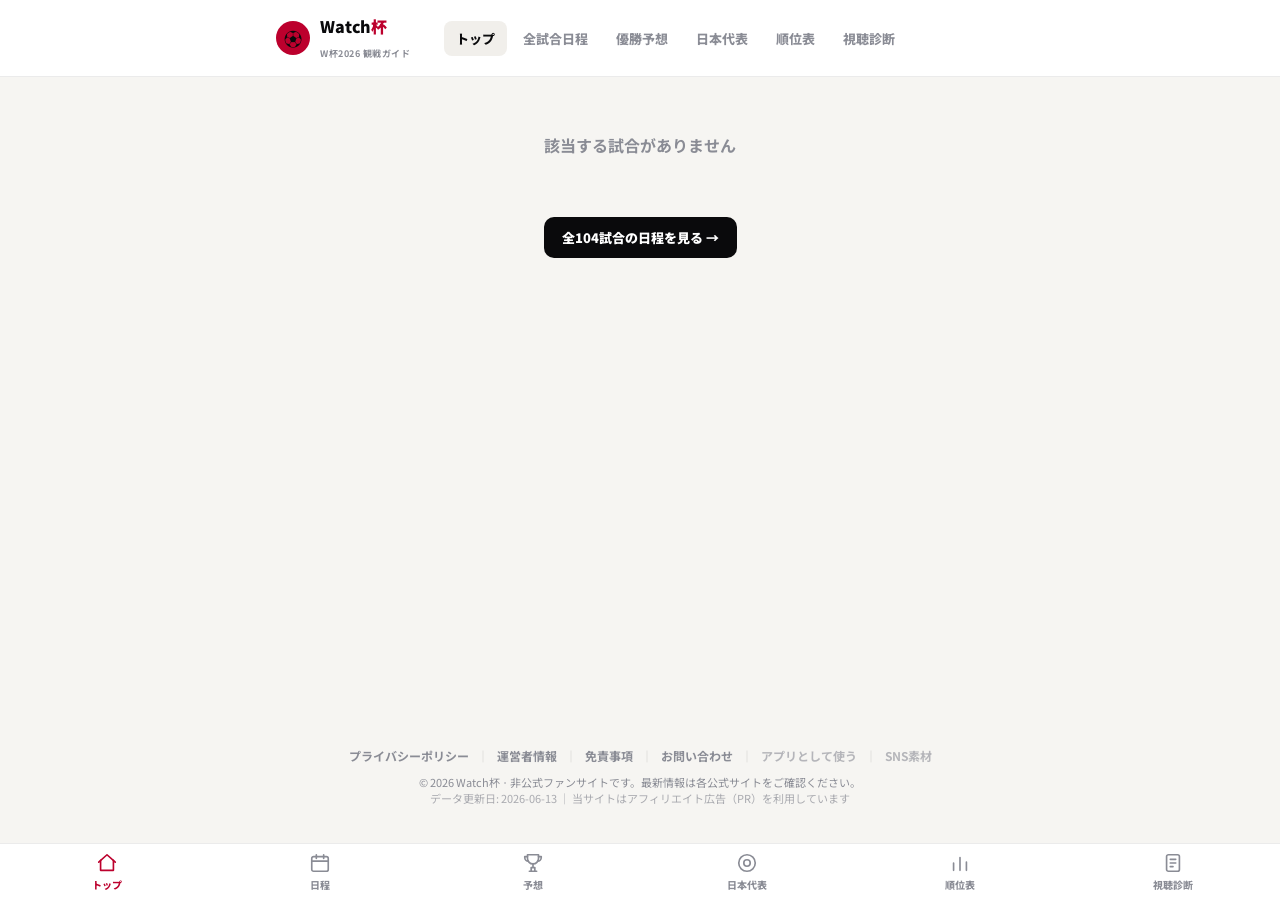
<file: index.html>
<!DOCTYPE html>
<html lang="ja">
<head>
<meta charset="UTF-8">
<meta name="viewport" content="width=device-width, initial-scale=1">
<title>Watch杯｜W杯2026の日程・放送・日本時間まるごと観戦ガイド</title>
<meta name="description" content="2026年W杯全104試合の日本時間・放送・配信を網羅した視聴ガイド。NEXT MATCH、日程、順位表、視聴診断。">
<link rel="preconnect" href="https://fonts.googleapis.com">
<link href="https://fonts.googleapis.com/css2?family=Noto+Sans+JP:wght@400;700;800;900&family=Bricolage+Grotesque:wght@700;800;900&display=swap" rel="stylesheet">
<link rel="stylesheet" href="styles.css?v=3">
<link rel="manifest" href="manifest.json">
<meta name="theme-color" content="#bc002d">
<link rel="apple-touch-icon" href="icon-192.png">
<meta name="apple-mobile-web-app-capable" content="yes">
<meta name="apple-mobile-web-app-status-bar-style" content="default">
<meta name="apple-mobile-web-app-title" content="Watch杯">
<meta property="og:type" content="website">
<meta property="og:site_name" content="Watch杯">
<meta property="og:image" content="https://worldcup2026-5hz.pages.dev/og-image.png">
<meta name="twitter:card" content="summary_large_image">
</head>
<body>

<main class="wrap">
  <div id="hero"></div>
  <div id="upcoming"></div>
  <div style="text-align:center;margin:20px 0">
    <a href="schedule.html" class="btn-detail" style="display:inline-block;background:var(--ink-1);color:#fff">全104試合の日程を見る →</a>
  </div>
</main>

<script src="config.js"></script>
<script src="data.js"></script>
<script src="app.js?v=3"></script>
<script>
injectChrome("top");

// ===== NEXT MATCH ヒーロー（日本戦優先）=====
const now = Date.now();
const upcoming = MATCHES.filter(m=>new Date(m.kick).getTime()+2.25*3600*1000 > now);
const nextJp = upcoming.find(m=>m.jp);
const heroM = nextJp || upcoming[0];
if(heroM){
  const st = matchState(heroM);
  const d = new Date(heroM.kick);
  const jst = new Intl.DateTimeFormat("ja-JP",{month:"numeric",day:"numeric",weekday:"short",timeZone:"Asia/Tokyo"}).formatToParts(d);
  const get = t=>jst.find(p=>p.type===t).value;
  const stageTxt = heroM.info.includes("グループ") ? heroM.info.split(" ·")[0] + (heroM.jp?"・第"+ (heroM.id.slice(-1)) +"戦":"") : heroM.info.split(" ·")[0];
  const team = t=>{
    const img = t.f?`<img src="${FLAG(t.f)}" alt="${t.n}">`:`<span class="noflag">?</span>`;
    return `<div class="hero-team">${img}<div class="name">${t.n}</div></div>`;
  };
  const late = heroM.late?`<div class="latebox"><span class="ld">${heroM.lateday} 深夜</span><br><span class="lt">${heroM.late}</span></div>`:"";
  document.getElementById("hero").innerHTML = `
  <div class="hero">
    <div class="roofline"><i></i><i></i><i></i></div>
    <svg class="pitch" viewBox="0 0 700 320" preserveAspectRatio="none">
      <rect x="20" y="20" width="660" height="280" fill="none" stroke="#fff" stroke-width="1.5"/>
      <line x1="350" y1="20" x2="350" y2="300" stroke="#fff" stroke-width="1.5"/>
      <circle cx="350" cy="160" r="55" fill="none" stroke="#fff" stroke-width="1.5"/>
    </svg>
    <div class="hero-inner">
      <div class="hero-top">
        <span class="badge-next">${st==="live"?"LIVE NOW":"NEXT MATCH"}</span>
        <span class="sub">${stageTxt}</span>
      </div>
      <div class="hero-main">
        ${team(heroM.t[0])}
        <div class="hero-center">
          <div class="date">${get("month")}月${get("day")}日 <small>(${get("weekday")})</small></div>
          <div class="lbl">日本時間</div>
          <div class="time">${heroM.kick.slice(11,16)}</div>
          ${late}
          <div class="hero-count" id="cd"></div>
        </div>
        ${team(heroM.t[1])}
      </div>
      <div class="hero-bottom">
        <div>
          <div class="lbl">ここで見られる</div>
          <div style="display:flex;gap:6px;flex-wrap:wrap">${heroM.tv.map(pillHTML).join("")}</div>
          <div class="hero-venue">${venueLabel(heroM.info.split("· ")[1])}</div>
        </div>
        <button class="btn-detail" data-cal="${heroM.id}">📅 カレンダー登録</button>
      </div>
      ${(()=>{
        const todayKey = new Date(Date.now()+9*3600*1000).toISOString().slice(0,10);
        const todayCount = MATCHES.filter(m=>m.kick.slice(0,10)===todayKey).length;
        const played = MATCHES.filter(m=>matchState(m)!=="future").length;
        const jpRank = GROUPS.F.findIndex(t=>t.n==="日本")+1;
        const jpPts = (GROUPS.F.find(t=>t.n==="日本").s||[0,0,0,0,0,0])[5];
        return `<div class="hero-stats">
          <a href="schedule.html"><div class="sl">TODAY</div><div class="sv">${todayCount}<small>試合</small></div><div class="ss">今日のW杯</div></a>
          <a href="schedule.html"><div class="sl">MATCHES</div><div class="sv">${played}<small>/104</small></div><div class="ss">大会消化</div></a>
          <a href="standings.html"><div class="sl">GROUP F</div><div class="sv">${jpRank}<small>位</small></div><div class="ss">日本・勝点${jpPts}</div></a>
        </div>`;
      })()}
    </div>
  </div>`;
  bindCalButtons(document.getElementById("hero"));
  // カウントダウン（使いやすさ施策：参考サイトには無い）
  function tick(){
    const diff = (new Date(heroM.kick).getTime()-Date.now())/1000;
    const cd = document.getElementById("cd");
    if(!cd) return;
    if(diff<=0){ cd.innerHTML = `<div style="min-width:auto;padding:4px 14px"><b style="font-size:14px">試合中・終了</b></div>`; return; }
    const v=[["日",Math.floor(diff/86400)],["時間",Math.floor(diff%86400/3600)],["分",Math.floor(diff%3600/60)],["秒",Math.floor(diff%60)]];
    cd.innerHTML = v.map(([l,n])=>`<div><b>${n}</b><small>${l}</small></div>`).join("");
  }
  tick(); setInterval(tick,1000);
}

// ===== 直近の試合（今日〜3日分）=====
const todayKey = new Date(Date.now()+9*3600*1000).toISOString().slice(0,10);
const days = [...new Set(MATCHES.map(m=>m.kick.slice(0,10)))].sort().filter(k=>k>=todayKey).slice(0,3);
renderSchedule(document.getElementById("upcoming"), MATCHES.filter(m=>days.includes(m.kick.slice(0,10))));
insertPRCards(document.getElementById("upcoming"), 2); // PR枠（2日分ごと）
</script>
</body>
</html>
</file>
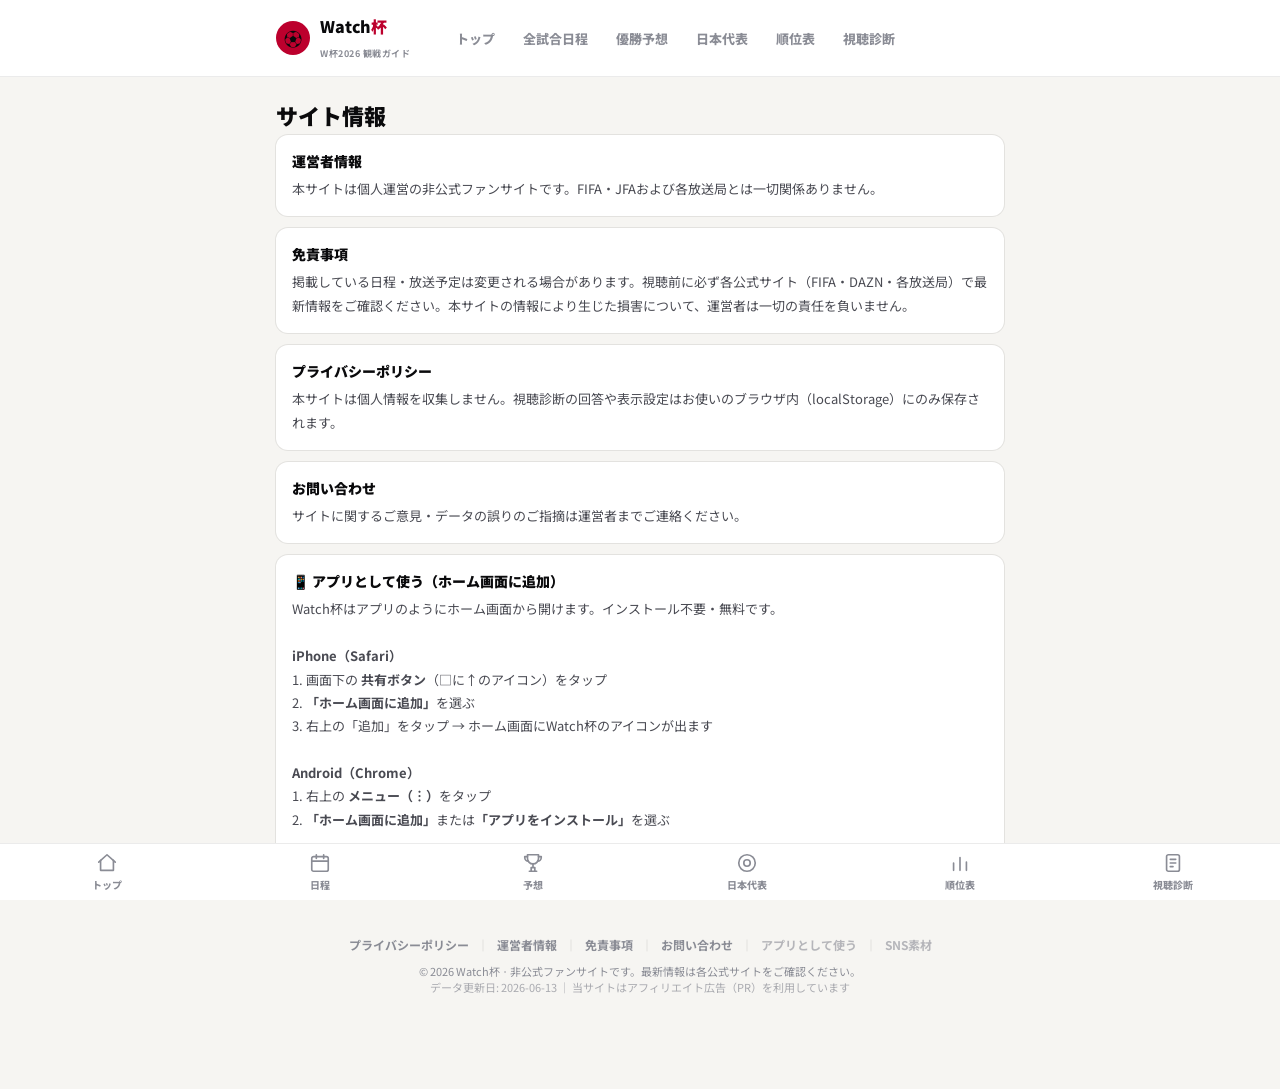
<file: legal.html>
<!DOCTYPE html>
<html lang="ja">
<head>
<meta charset="UTF-8">
<meta name="viewport" content="width=device-width, initial-scale=1">
<title>サイト情報｜Watch杯</title>
<link rel="preconnect" href="https://fonts.googleapis.com">
<link href="https://fonts.googleapis.com/css2?family=Noto+Sans+JP:wght@400;700;800;900&display=swap" rel="stylesheet">
<link rel="stylesheet" href="styles.css?v=3">
<link rel="manifest" href="manifest.json">
<meta name="theme-color" content="#bc002d">
<link rel="apple-touch-icon" href="icon-192.png">
<meta name="apple-mobile-web-app-capable" content="yes">
<meta name="apple-mobile-web-app-status-bar-style" content="default">
<meta name="apple-mobile-web-app-title" content="Watch杯">
<meta property="og:type" content="website">
<meta property="og:site_name" content="Watch杯">
<meta property="og:image" content="https://worldcup2026-5hz.pages.dev/og-image.png">
<meta name="twitter:card" content="summary_large_image">
</head>
<body>

<main class="wrap">
  <h1 class="pagehead">サイト情報</h1>

  <div class="card" id="about">
    <div style="font-size:14px;font-weight:900;margin-bottom:6px">運営者情報</div>
    <div style="font-size:13px;color:var(--ink-2);line-height:1.8">本サイトは個人運営の非公式ファンサイトです。FIFA・JFAおよび各放送局とは一切関係ありません。</div>
  </div>
  <div class="card" id="disclaimer">
    <div style="font-size:14px;font-weight:900;margin-bottom:6px">免責事項</div>
    <div style="font-size:13px;color:var(--ink-2);line-height:1.8">掲載している日程・放送予定は変更される場合があります。視聴前に必ず各公式サイト（FIFA・DAZN・各放送局）で最新情報をご確認ください。本サイトの情報により生じた損害について、運営者は一切の責任を負いません。</div>
  </div>
  <div class="card" id="privacy">
    <div style="font-size:14px;font-weight:900;margin-bottom:6px">プライバシーポリシー</div>
    <div style="font-size:13px;color:var(--ink-2);line-height:1.8">本サイトは個人情報を収集しません。視聴診断の回答や表示設定はお使いのブラウザ内（localStorage）にのみ保存されます。</div>
  </div>
  <div class="card" id="contact">
    <div style="font-size:14px;font-weight:900;margin-bottom:6px">お問い合わせ</div>
    <div style="font-size:13px;color:var(--ink-2);line-height:1.8">サイトに関するご意見・データの誤りのご指摘は運営者までご連絡ください。</div>
  </div>
  <div class="card" id="pwa">
    <div style="font-size:14px;font-weight:900;margin-bottom:6px">📱 アプリとして使う（ホーム画面に追加）</div>
    <div style="font-size:13px;color:var(--ink-2);line-height:1.8">
      Watch杯はアプリのようにホーム画面から開けます。インストール不要・無料です。<br><br>
      <b>iPhone（Safari）</b><br>
      1. 画面下の <b>共有ボタン</b>（□に↑のアイコン）をタップ<br>
      2. <b>「ホーム画面に追加」</b>を選ぶ<br>
      3. 右上の「追加」をタップ → ホーム画面にWatch杯のアイコンが出ます<br><br>
      <b>Android（Chrome）</b><br>
      1. 右上の <b>メニュー（︙）</b>をタップ<br>
      2. <b>「ホーム画面に追加」</b>または<b>「アプリをインストール」</b>を選ぶ<br><br>
      追加すると全画面のアプリ表示になり、試合日程・順位表へワンタップで届きます。
    </div>
  </div>
</main>

<script src="data.js"></script>
<script src="app.js?v=3"></script>
<script>injectChrome("");</script>
</body>
</html>
</file>
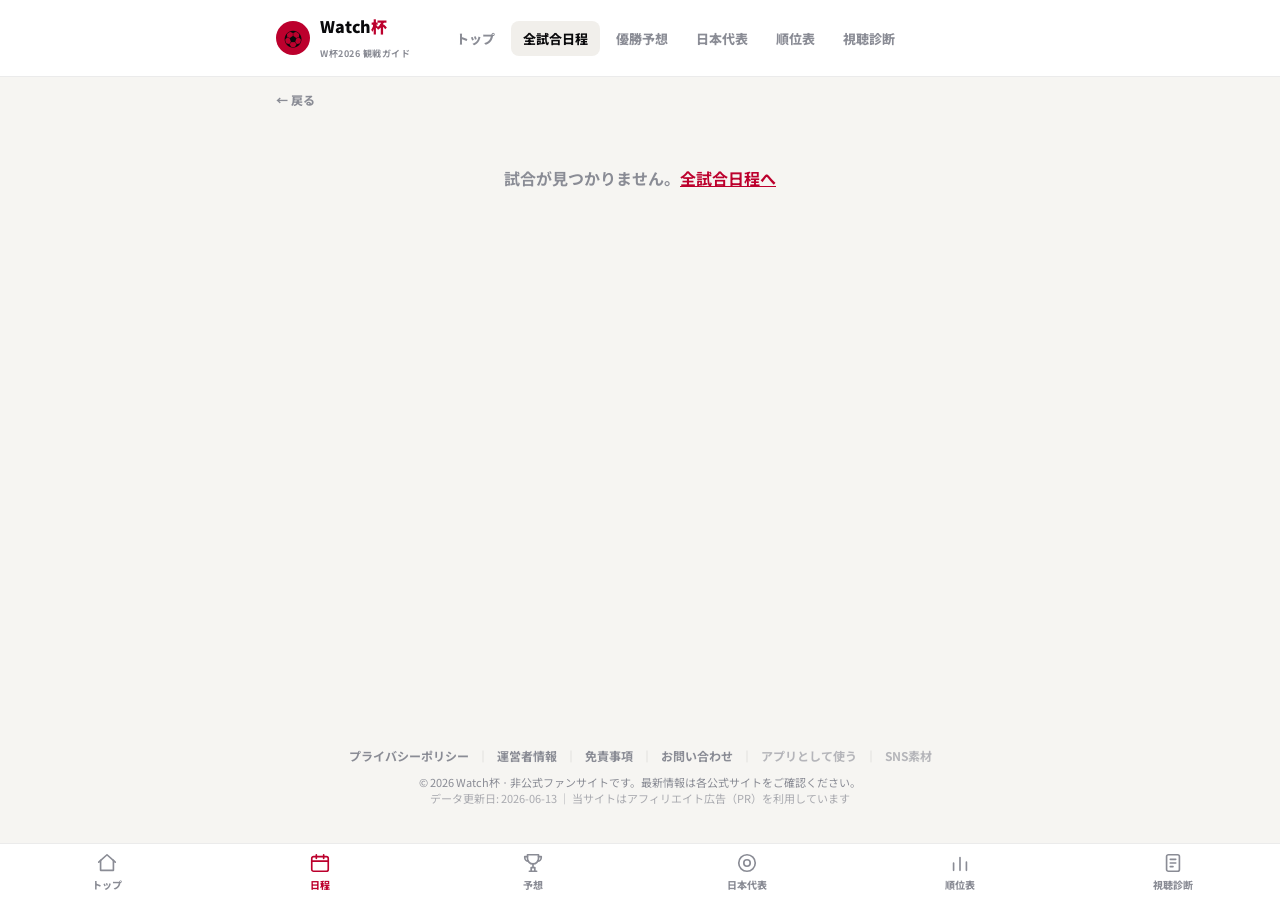
<file: match.html>
<!DOCTYPE html>
<html lang="ja">
<head>
<meta charset="UTF-8">
<meta name="viewport" content="width=device-width, initial-scale=1">
<title>試合詳細｜Watch杯</title>
<meta name="description" content="W杯2026の試合詳細。日本時間キックオフ・放送・配信・スタジアム情報。">
<link rel="preconnect" href="https://fonts.googleapis.com">
<link href="https://fonts.googleapis.com/css2?family=Noto+Sans+JP:wght@400;700;800;900&family=Bricolage+Grotesque:wght@700;800;900&display=swap" rel="stylesheet">
<link rel="stylesheet" href="styles.css?v=3">
<link rel="manifest" href="manifest.json">
<meta name="theme-color" content="#bc002d">
<link rel="apple-touch-icon" href="icon-192.png">
<meta name="apple-mobile-web-app-capable" content="yes">
<meta name="apple-mobile-web-app-status-bar-style" content="default">
<meta name="apple-mobile-web-app-title" content="Watch杯">
<meta property="og:type" content="website">
<meta property="og:site_name" content="Watch杯">
<meta property="og:image" content="https://worldcup2026-5hz.pages.dev/og-image.png">
<meta name="twitter:card" content="summary_large_image">
<style>
.backlink{display:inline-flex;align-items:center;gap:6px;font-size:12px;font-weight:800;color:var(--ink-3);text-decoration:none;margin-top:14px}
.teamlink{display:flex;align-items:center;justify-content:space-between;padding:12px 16px;margin-bottom:8px;border-radius:10px;background:var(--surface);box-shadow:0 0 0 1px var(--line-2);text-decoration:none;color:inherit}
.teamlink:hover{box-shadow:0 0 0 1.5px var(--accent)}
.teamlink img{width:26px;height:26px;border-radius:50%;box-shadow:inset 0 0 0 1px rgba(0,0,0,.08)}
</style>
</head>
<body>

<main class="wrap">
  <a class="backlink" href="javascript:history.length>1?history.back():location.assign('schedule.html')">← 戻る</a>
  <div id="content"></div>
</main>

<script src="config.js"></script>
<script src="data.js"></script>
<script src="teams.js"></script>
<script src="app.js?v=3"></script>
<script>
injectChrome("schedule");
const mid = new URLSearchParams(location.search).get("id");
const M = MATCHES.find(x=>x.id===mid);
const el = document.getElementById("content");

if(!M){
  el.innerHTML = `<p style="padding:40px 0;text-align:center;color:var(--ink-3);font-weight:700">試合が見つかりません。<a href="schedule.html" style="color:var(--accent)">全試合日程へ</a></p>`;
}else{
  const st = matchState(M);
  const d = new Date(M.kick);
  document.title = `${M.t[0].n} vs ${M.t[1].n}（${M.kick.slice(5,7)*1}/${M.kick.slice(8,10)*1} 日本時間${M.kick.slice(11,16)}）｜Watch杯`;
  const [stageTxt, city] = M.info.split(" · ");
  const byName = {}; Object.values(TEAMS).forEach(t=>byName[t.name]=t.code);

  const team = t=>{
    const img = t.f ? `<img src="${FLAG(t.f)}" alt="${t.n}">` : `<span class="noflag">?</span>`;
    return `<div class="hero-team">${img}<div class="name">${t.n}</div>${t.r?`<div style="font-size:10px;color:#ffffff80;font-weight:800;margin-top:3px">FIFA ${t.r}位</div>`:""}</div>`;
  };
  const late = M.late ? `<div class="latebox"><span class="ld">${M.lateday} 深夜</span><br><span class="lt">${M.late}</span></div>` : "";
  const badge = st==="live" ? "🔴 LIVE NOW" : st==="past" ? "試合終了" : "KICK OFF";

  // チーム詳細リンク（出場国データにある場合のみ）
  const teamLinks = M.t.filter(t=>byName[t.n]).map(t=>`
    <a class="teamlink" href="team.html?c=${byName[t.n]}">
      <div style="display:flex;align-items:center;gap:10px">
        <img src="${FLAG(t.f)}" alt="">
        <span style="font-size:13px;font-weight:800">${t.n} の代表メンバー・チーム情報</span>
      </div><span style="font-size:16px;color:var(--ink-3)">→</span>
    </a>`).join("");

  // 同グループの順位表
  const gMatch = stageTxt.match(/^グループ([A-L])$/);
  const groupHTML = gMatch ? `
    <div class="sec-label">GROUP ${gMatch[1]}</div>
    <h2 class="pagehead" style="margin-top:0;font-size:18px">グループ${gMatch[1]} 順位表</h2>
    ${groupTableHTML(gMatch[1], GROUPS[gMatch[1]], {qline:true})}` : "";

  // 同日のほかの試合
  const sameDay = MATCHES.filter(x=>x.kick.slice(0,10)===M.kick.slice(0,10) && x.id!==M.id);
  const sameDayHTML = sameDay.length ? `
    <div class="sec-label">SAME DAY</div>
    <h2 class="pagehead" style="margin-top:0;font-size:18px">同じ日のほかの試合</h2>
    <div class="mlist">${sameDay.map(x=>matchCardHTML(x)).join("")}</div>` : "";

  el.innerHTML = `
  <div class="hero" style="margin-top:10px">
    <div class="roofline"><i></i><i></i><i></i></div>
    <svg class="pitch" viewBox="0 0 700 320" preserveAspectRatio="none">
      <rect x="20" y="20" width="660" height="280" fill="none" stroke="#fff" stroke-width="1.5"/>
      <line x1="350" y1="20" x2="350" y2="300" stroke="#fff" stroke-width="1.5"/>
      <circle cx="350" cy="160" r="55" fill="none" stroke="#fff" stroke-width="1.5"/>
    </svg>
    <div class="hero-inner">
      <div class="hero-top">
        <span class="badge-next">${badge}</span>
        <span class="sub">${stageTxt}${M.jp?"・日本戦":""}</span>
      </div>
      <div class="hero-main">
        ${team(M.t[0])}
        <div class="hero-center">
          <div class="date">${d.getMonth()+1}月${d.getDate()}日 <small>(${WEEKDAYS[d.getDay()]})</small></div>
          ${M.score
            ? `<div class="lbl">FULL TIME</div><div class="time">${M.score[0]} - ${M.score[1]}</div><div style="font-size:11px;color:#ffffff80;font-weight:700">キックオフ 日本時間 ${M.kick.slice(11,16)}</div>`
            : `<div class="lbl">日本時間</div><div class="time">${M.kick.slice(11,16)}</div>${late}`}
        </div>
        ${team(M.t[1])}
      </div>
      <div class="hero-bottom">
        <div>
          <div class="lbl">ここで見られる</div>
          <div style="display:flex;gap:6px;flex-wrap:wrap">${M.tv.map(pillHTML).join("")}</div>
          <div class="hero-venue">${venueLabel(city)}</div>
        </div>
        <button class="btn-detail" data-cal="${M.id}">📅 カレンダー登録</button>
      </div>
    </div>
  </div>

  ${teamLinks ? `<div class="sec-label">TEAMS</div>${teamLinks}` : ""}
  ${prCardHTML(M.tv.includes("DAZN無料")?"dazn":"dmm")}
  ${groupHTML}
  ${sameDayHTML}`;

  bindCalButtons(el);
  linkifyStandings(el);
}
</script>
</body>
</html>
</file>
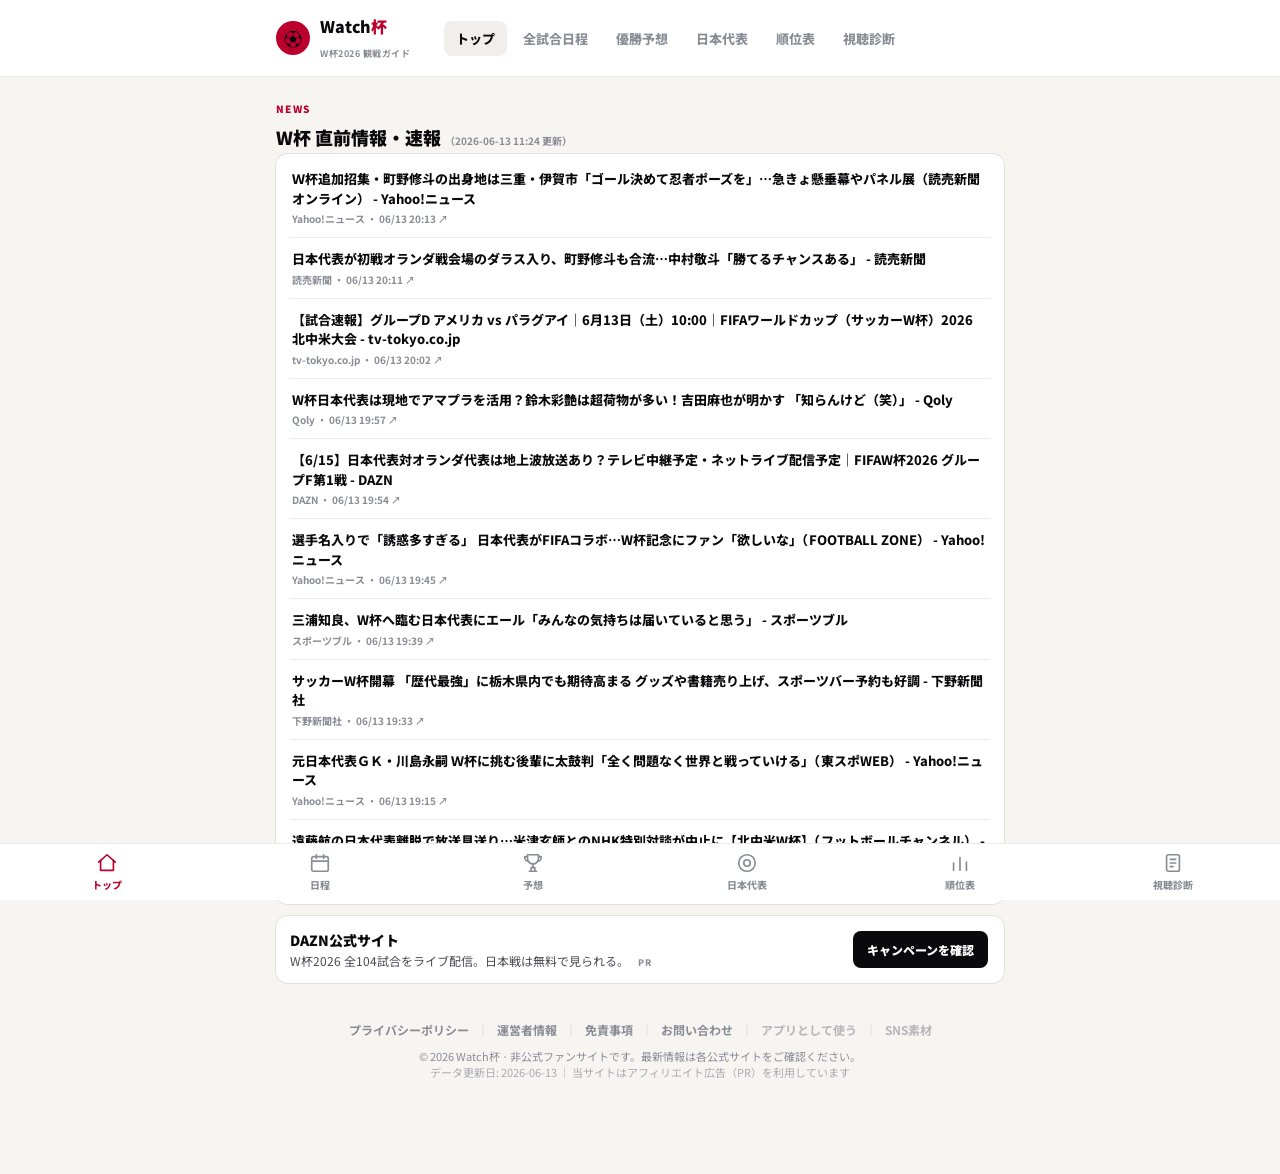
<file: news.html>
<!DOCTYPE html>
<html lang="ja">
<head>
<meta charset="UTF-8">
<meta name="viewport" content="width=device-width, initial-scale=1">
<title>W杯ニュース・速報｜Watch杯</title>
<meta name="description" content="W杯2026の最新ニュース・速報。日本代表の怪我・メンバー情報、試合結果をまとめてチェック。">
<link rel="preconnect" href="https://fonts.googleapis.com">
<link href="https://fonts.googleapis.com/css2?family=Noto+Sans+JP:wght@400;700;800;900&family=Bricolage+Grotesque:wght@700;800;900&display=swap" rel="stylesheet">
<link rel="stylesheet" href="styles.css?v=3">
<link rel="manifest" href="manifest.json">
<meta name="theme-color" content="#bc002d">
<link rel="apple-touch-icon" href="icon-192.png">
<meta name="apple-mobile-web-app-capable" content="yes">
<meta name="apple-mobile-web-app-status-bar-style" content="default">
<meta name="apple-mobile-web-app-title" content="Watch杯">
<meta property="og:type" content="website">
<meta property="og:site_name" content="Watch杯">
<meta property="og:image" content="https://worldcup2026-5hz.pages.dev/og-image.png">
<meta name="twitter:card" content="summary_large_image">
</head>
<body>

<main class="wrap">
  <div id="newsArea"></div>
  <div id="pr"></div>
</main>

<script src="config.js"></script>
<script src="data.js"></script>
<script src="news.js"></script>
<script src="app.js?v=3"></script>
<script>
injectChrome("top");
document.getElementById("newsArea").innerHTML = newsListHTML(10);
document.getElementById("pr").innerHTML = prCardHTML("dazn");
</script>
</body>
</html>
</file>
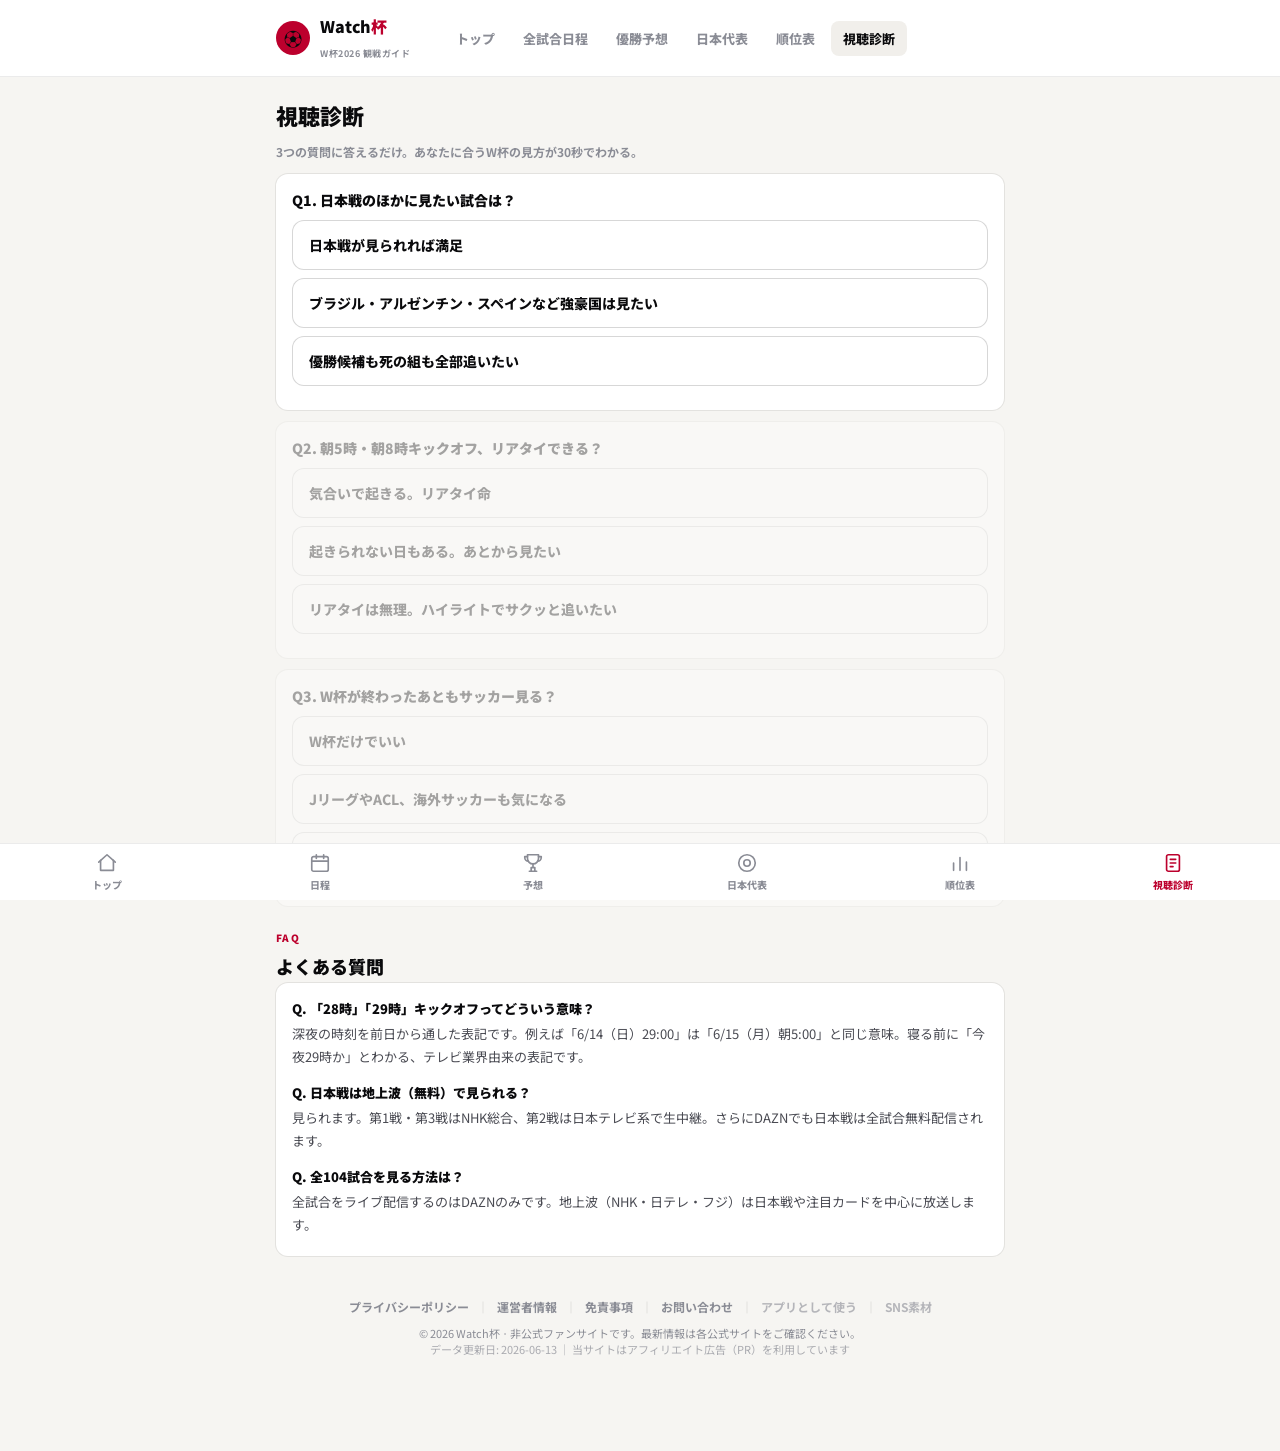
<file: shindan.html>
<!DOCTYPE html>
<html lang="ja">
<head>
<meta charset="UTF-8">
<meta name="viewport" content="width=device-width, initial-scale=1">
<title>視聴診断｜あなたに合うW杯の見方を30秒で診断｜Watch杯</title>
<meta name="description" content="3つの質問に答えるだけで、あなたに最適なW杯2026の視聴方法（DAZN・NHK・日テレ・BSP4K）がわかる視聴診断。">
<link rel="preconnect" href="https://fonts.googleapis.com">
<link href="https://fonts.googleapis.com/css2?family=Noto+Sans+JP:wght@400;700;800;900&family=Bricolage+Grotesque:wght@700;800;900&display=swap" rel="stylesheet">
<link rel="stylesheet" href="styles.css?v=3">
<link rel="manifest" href="manifest.json">
<meta name="theme-color" content="#bc002d">
<link rel="apple-touch-icon" href="icon-192.png">
<meta name="apple-mobile-web-app-capable" content="yes">
<meta name="apple-mobile-web-app-status-bar-style" content="default">
<meta name="apple-mobile-web-app-title" content="Watch杯">
<meta property="og:type" content="website">
<meta property="og:site_name" content="Watch杯">
<meta property="og:image" content="https://worldcup2026-5hz.pages.dev/og-image.png">
<meta name="twitter:card" content="summary_large_image">
</head>
<body>

<main class="wrap">
  <h1 class="pagehead">視聴診断</h1>
  <p class="pagesub">3つの質問に答えるだけ。あなたに合うW杯の見方が30秒でわかる。</p>

  <div id="quiz"></div>
  <div id="result"></div>

  <div class="sec-label">FAQ</div>
  <h2 class="pagehead" style="margin-top:0;font-size:18px">よくある質問</h2>
  <div class="card">
    <div style="font-size:13px;font-weight:900">Q. 「28時」「29時」キックオフってどういう意味？</div>
    <div style="font-size:13px;color:var(--ink-2);line-height:1.8;margin:4px 0 14px">深夜の時刻を前日から通した表記です。例えば「6/14（日）29:00」は「6/15（月）朝5:00」と同じ意味。寝る前に「今夜29時か」とわかる、テレビ業界由来の表記です。</div>
    <div style="font-size:13px;font-weight:900">Q. 日本戦は地上波（無料）で見られる？</div>
    <div style="font-size:13px;color:var(--ink-2);line-height:1.8;margin:4px 0 14px">見られます。第1戦・第3戦はNHK総合、第2戦は日本テレビ系で生中継。さらにDAZNでも日本戦は全試合無料配信されます。</div>
    <div style="font-size:13px;font-weight:900">Q. 全104試合を見る方法は？</div>
    <div style="font-size:13px;color:var(--ink-2);line-height:1.8;margin:4px 0">全試合をライブ配信するのはDAZNのみです。地上波（NHK・日テレ・フジ）は日本戦や注目カードを中心に放送します。</div>
  </div>
</main>
<script type="application/ld+json">
{"@context":"https://schema.org","@type":"FAQPage","mainEntity":[
 {"@type":"Question","name":"W杯の「28時」「29時」キックオフとはどういう意味？","acceptedAnswer":{"@type":"Answer","text":"深夜の時刻を前日から通した表記です。「6/14（日）29:00」は「6/15（月）朝5:00」と同じ意味です。"}},
 {"@type":"Question","name":"W杯2026の日本戦は地上波で無料で見られる？","acceptedAnswer":{"@type":"Answer","text":"見られます。第1戦・第3戦はNHK総合、第2戦は日本テレビ系で生中継。DAZNでも日本戦は全試合無料配信されます。"}},
 {"@type":"Question","name":"W杯2026の全104試合を見る方法は？","acceptedAnswer":{"@type":"Answer","text":"全試合をライブ配信するのはDAZNのみです。地上波は日本戦や注目カードを中心に放送します。"}}
]}
</script>

<script src="config.js"></script>
<script src="data.js"></script>
<script src="app.js?v=3"></script>
<script>
injectChrome("shindan");

const QS = [
  { q:"Q1. 日本戦のほかに見たい試合は？", opts:[
    ["日本戦が見られれば満足","jp"],
    ["ブラジル・アルゼンチン・スペインなど強豪国は見たい","mid"],
    ["優勝候補も死の組も全部追いたい","all"]]},
  { q:"Q2. 朝5時・朝8時キックオフ、リアタイできる？", opts:[
    ["気合いで起きる。リアタイ命","live"],
    ["起きられない日もある。あとから見たい","catchup"],
    ["リアタイは無理。ハイライトでサクッと追いたい","highlight"]]},
  { q:"Q3. W杯が終わったあともサッカー見る？", opts:[
    ["W杯だけでいい","wconly"],
    ["JリーグやACL、海外サッカーも気になる","football"],
    ["野球・F1・格闘技とか他のスポーツも好き","sports"]]}
];
const ans = [];
const quiz = document.getElementById("quiz");
function renderQ(){
  quiz.innerHTML = QS.map((s,i)=>`
    <div class="card" style="${i>ans.length?"opacity:.35;pointer-events:none":""}">
      <div style="font-size:14px;font-weight:900;margin-bottom:10px">${s.q}</div>
      ${s.opts.map(([label,val])=>`
        <button class="q-opt${ans[i]===val?" sel":""}" data-i="${i}" data-v="${val}">${label}</button>`).join("")}
    </div>`).join("");
  quiz.querySelectorAll(".q-opt").forEach(b=>{
    b.onclick = ()=>{
      ans[+b.dataset.i] = b.dataset.v;
      ans.length = +b.dataset.i + 1; // 後の回答をリセット
      renderQ(); renderResult();
      if(ans.length<QS.length) quiz.children[ans.length].scrollIntoView({behavior:"smooth",block:"center"});
    };
  });
}
function renderResult(){
  const el = document.getElementById("result");
  if(ans.length < QS.length){ el.innerHTML = ""; return; }
  const [vol, time, after] = ans;
  let title, items, why, showDmm = false;
  // 見たい範囲 × リアタイ可否 × 大会後 → 全パターンでDAZNの価値に着地させる
  if(vol==="jp" && time==="live"){
    title = "地上波＋DAZN無料登録の最強コンビ";
    items = ["NHK","日テレ","DAZN無料"];
    why = "日本戦3試合は地上波で生中継があるからリアタイはOK。ただし<b>DAZNの無料登録だけは今やっておくべき</b>。日本戦は全試合無料配信＝外出先でもスマホで見られるし、日本が決勝トーナメントに進んだ瞬間「裏の強豪国の試合も見たい」が必ず来る。その時に登録で慌てないように。";
  } else if(vol==="jp"){
    title = time==="highlight" ? "あなたに必要なのは「ハイライト」＝DAZN" : "あなたに必要なのは「見逃し配信」＝DAZN";
    items = ["DAZN","NHK"];
    why = time==="highlight"
      ? "地上波は放送が終わったら見る手段がない。DAZNなら<b>全試合のハイライトと見逃し配信</b>があるので、朝起きてから通勤中に日本戦を追える。リアタイできない人ほどDAZNの恩恵が大きい。"
      : "朝5時に起きられなかったら、地上波は録画しておかない限りそこで終了。DAZNなら<b>追っかけ再生・フルマッチの見逃し配信</b>があるので、起きた時間から自分のペースで見られる。寝坊が許される唯一の観戦方法。";
  } else if(vol==="mid"){
    title = "強豪国まで見るならDAZN（地上波だけでは足りない）";
    items = ["DAZN","NHK","日テレ"];
    why = "ブラジル・アルゼンチン・スペインの試合は<b>地上波で放送されないカードが多数</b>。全104試合を配信するのはDAZNだけ。日本戦は地上波＋無料配信で押さえつつ、見たい強豪国のカードをDAZNで拾うのが正解。" + (time!=="live" ? "見逃し配信があるので深夜・早朝キックオフでも問題なし。" : "");
  } else {
    title = "DAZN一択（全104試合ライブ＆見逃し）";
    items = ["DAZN"];
    why = "全部見たいなら選択肢はDAZNしかない。<b>全104試合ライブ配信＋見逃し＋ハイライト</b>で、同時刻キックオフの裏カードも後から回収できる。グループ最終節の同時開催はW杯の醍醐味、ここを全部追えるのはDAZNだけ。";
  }
  // Q3（大会後）で月額の「元が取れる感」を上乗せ
  if(after==="football"){
    why += "<br><br>しかも、あなたはW杯後も<b>Jリーグ・ACL・海外サッカー</b>を見るタイプ。DAZNはそれが全部同じアカウントで見られるので、月額の元は余裕で取れる。";
  } else if(after==="sports"){
    showDmm = true;
    why += "<br><br>他のスポーツも好きなら<b>DMM×DAZNホーダイ</b>が狙い目。DAZNにDMMプレミアム（アニメ・映画など）が付いて単体契約より安い。W杯きっかけで入るなら一番コスパがいい入口。";
  } else {
    why += "<br><br>「W杯だけでいい」なら、<b>大会期間だけ契約して終わったら解約</b>でOK。1〜2ヶ月分の課金で104試合＝1試合あたり数十円で見られる計算。";
  }
  el.innerHTML = `
    <div class="sec-label">RESULT</div>
    <div class="diag-result">
      <div style="font-size:10px;font-weight:900;letter-spacing:.14em;color:var(--accent)">あなたへのおすすめ</div>
      <h3>${title}</h3>
      <div style="display:flex;gap:6px;flex-wrap:wrap;margin:8px 0 10px">${items.map(pillHTML).join("")}</div>
      <div class="why">${why}</div>
      <div style="margin-top:14px;display:flex;gap:8px;flex-wrap:wrap">
        <a href="${AFF.daznUrl}" target="_blank" rel="noopener sponsored" class="btn-detail" style="background:var(--accent);color:#fff;font-size:12px">DAZNのキャンペーンを見る <span style="font-size:9px;opacity:.8">PR</span></a>
        ${showDmm ? `<a href="${AFF.dmmUrl}" target="_blank" rel="noopener sponsored" class="btn-detail" style="background:#1d4ed8;color:#fff;font-size:12px">DMM×DAZNホーダイを見る <span style="font-size:9px;opacity:.8">PR</span></a>` : ""}
        <a href="schedule.html" class="btn-detail" style="background:var(--ink-1);color:#fff;font-size:12px">全試合日程で確認 →</a>
        <button class="btn-detail" style="background:var(--bg-2);font-size:12px" onclick="location.reload()">もう一度診断</button>
      </div>
    </div>`;
  el.scrollIntoView({behavior:"smooth",block:"center"});
}
renderQ();
</script>
</body>
</html>
</file>
<file: styles.css>
/* WC2026 GUIDE JAPAN — 参考サイト同一トークン */
:root{
  --accent:#bc002d;
  --ink-1:#0a0a0c; --ink-2:#494a52; --ink-3:#8a8c95;
  --line:#0a0a0c14; --line-2:#0a0a0c29;
  --surface:#fff; --bg:#f6f5f2; --bg-2:#f1efeb;
  --font-jp:'Noto Sans JP',system-ui,-apple-system,sans-serif;
  --font-num:'Bricolage Grotesque','Noto Sans JP',sans-serif;
}
*{box-sizing:border-box}
html,body{margin:0;padding:0}
body{background:var(--bg);color:var(--ink-1);font-family:var(--font-jp);-webkit-font-smoothing:antialiased;min-height:100vh;display:flex;flex-direction:column;padding-bottom:74px}
a{color:inherit}
.wrap{max-width:760px;margin:0 auto;padding:0 16px;width:100%}

/* ===== header ===== */
header{background:var(--surface);border-bottom:1px solid var(--line)}
header .wrap{display:flex;align-items:center;gap:10px;padding:14px 16px}
.logo{display:flex;align-items:center;gap:10px;text-decoration:none}
.logo .ball{width:34px;height:34px;border-radius:50%;background:var(--accent);display:flex;align-items:center;justify-content:center;font-size:18px}
.logo .t1{font-size:16px;font-weight:900;letter-spacing:-.01em;color:var(--ink-1);line-height:1}
.logo .t1 span{color:var(--accent)}
.logo .t2{font-size:9px;font-weight:700;color:var(--ink-3);margin-top:3px;letter-spacing:.06em}
.desktop-nav{display:none;gap:4px;margin-left:24px}
.desktop-nav a{display:inline-block;padding:8px 12px;border-radius:8px;font-size:13px;font-weight:800;text-decoration:none;color:var(--ink-3)}
.desktop-nav a.active{color:var(--ink-1);background:var(--bg-2)}
@media(min-width:820px){.desktop-nav{display:flex}}

/* ===== bottom nav ===== */
.bottom-nav{position:fixed;left:0;right:0;bottom:0;z-index:60;background:var(--surface);border-top:1px solid var(--line);display:flex;justify-content:space-around;padding:8px 0 calc(8px + env(safe-area-inset-bottom))}
.bottom-nav a{display:flex;flex-direction:column;align-items:center;gap:3px;font-size:10px;font-weight:800;color:var(--ink-3);text-decoration:none;min-width:60px}
.bottom-nav a svg{width:22px;height:22px;stroke:var(--ink-3);fill:none;stroke-width:1.8;stroke-linecap:round;stroke-linejoin:round}
.bottom-nav a.active{color:var(--accent)}
.bottom-nav a.active svg{stroke:var(--accent)}

/* ===== NEXT MATCH hero ===== */
.hero{margin:16px 0 8px;border-radius:18px;overflow:hidden;background:radial-gradient(120% 130% at 80% -10%,#3a0d1c 0%,#16091245 40%,transparent 70%),#0d1326;color:#fff;position:relative}
.hero .roofline{display:flex;height:5px}
.hero .roofline i{flex:1;background:var(--accent)}
.hero .roofline i:nth-child(2){background:#fff}
.hero .pitch{position:absolute;inset:0;pointer-events:none;opacity:.14}
.hero-inner{position:relative;padding:18px 20px 20px}
.hero-top{display:flex;align-items:center;gap:12px}
.badge-next{background:var(--accent);color:#fff;font-size:11px;font-weight:900;letter-spacing:.12em;padding:6px 12px;border-radius:6px}
.hero-top .sub{font-size:12px;font-weight:800;color:#ffffffb3}
.hero-main{display:grid;grid-template-columns:1fr auto 1fr;gap:8px;align-items:center;margin:18px 0 6px}
.hero-team{text-align:center}
.hero-team img,.hero-team .noflag{width:84px;height:84px;border-radius:50%;object-fit:cover;box-shadow:0 0 0 4px #ffffff,0 4px 18px rgba(0,0,0,.4);background:#fff}
.hero-team .noflag{display:inline-flex;align-items:center;justify-content:center;font-size:30px;color:var(--ink-3)}
.hero-team .name{font-size:17px;font-weight:900;margin-top:12px}
.hero-center{text-align:center;min-width:150px}
.hero-center .date{font-size:14px;font-weight:900}
.hero-center .date small{font-weight:700;color:#ffffff99;font-size:12px}
.hero-center .lbl{font-size:10px;font-weight:800;color:#ffffff80;letter-spacing:.1em;margin-top:6px}
.hero-center .time{font-family:var(--font-num);font-size:54px;font-weight:900;letter-spacing:-.03em;line-height:1.05}
.hero-center .latebox{display:inline-block;background:#fff;border-radius:8px;padding:5px 12px;margin-top:8px;line-height:1.2}
.hero-center .latebox .ld{font-size:10px;font-weight:900;color:var(--accent)}
.hero-center .latebox .lt{font-family:var(--font-num);font-size:18px;font-weight:900;color:var(--ink-1)}
.hero-count{display:flex;justify-content:center;gap:6px;margin-top:10px;font-family:var(--font-num)}
.hero-count div{background:#ffffff14;border:1px solid #ffffff1a;border-radius:8px;min-width:52px;padding:4px 4px 5px;text-align:center}
.hero-count b{display:block;font-size:18px;font-weight:900;font-variant-numeric:tabular-nums}
.hero-count small{font-size:9px;color:#ffffff99;font-weight:700}
.hero-bottom{border-top:1px solid #ffffff1a;margin-top:14px;padding-top:12px;display:flex;align-items:flex-end;justify-content:space-between;gap:10px;flex-wrap:wrap}
.hero-bottom .lbl{font-size:10px;font-weight:800;color:#ffffff80;letter-spacing:.08em;margin-bottom:7px}
.hero-venue{font-size:11px;font-weight:700;color:#ffffff80;margin-top:10px}
.btn-detail{background:#fff;color:var(--ink-1);font-size:13px;font-weight:900;border-radius:10px;padding:11px 18px;text-decoration:none;border:none;cursor:pointer}

/* ===== 放送局ピル ===== */
.pill{display:inline-flex;align-items:center;gap:4px;height:24px;padding:0 10px;border-radius:999px;font-size:11px;font-weight:800;border:1.5px solid;white-space:nowrap}
.pill.dazn{color:#0c1f3f;border-color:#0c1f3f33;background:#0c1f3f0d}
.pill.daznfree{color:#1d4ed8;border-color:#1d4ed8;background:#1d4ed810}
.pill.nhk{color:#3f3f46;border-color:#3f3f4633;background:#3f3f460a}
.pill.nhkbs{color:#475569;border-color:#47556933;background:#4755690a}
.pill.ntv{color:#c2570b;border-color:#c2570b55;background:#c2570b0d}
.pill.fuji{color:#0e7a3d;border-color:#0e7a3d55;background:#0e7a3d0d}
.pill.bsp4k{color:#7c3aed;border-color:#7c3aed55;background:#7c3aed0d}
.hero .pill{background:#fff;height:30px;font-size:12px;padding:0 14px}

/* ===== ヒーロー内スタッツバー ===== */
.hero-stats{display:flex;border-top:1px solid #ffffff1a;margin-top:16px;padding-top:14px}
.hero-stats a{flex:1;text-align:center;text-decoration:none;color:#fff;border-right:1px solid #ffffff14;padding:2px 4px}
.hero-stats a:last-child{border-right:none}
.hero-stats .sl{font-size:9px;font-weight:800;letter-spacing:.12em;color:#ffffff66}
.hero-stats .sv{font-family:var(--font-num);font-size:24px;font-weight:900;letter-spacing:-.02em;line-height:1.25;margin-top:2px}
.hero-stats .sv small{font-size:11px;font-weight:800;color:#ffffff99;margin-left:1px}
.hero-stats .ss{font-size:9.5px;font-weight:700;color:#ffffff80;margin-top:1px;overflow:hidden;text-overflow:ellipsis;white-space:nowrap}

/* ===== 速報ティッカー（テロップ風）===== */
.ticker{display:flex;align-items:center;gap:10px;background:var(--surface);border-radius:12px;box-shadow:0 0 0 1px var(--line);padding:11px 12px;margin:10px 0 2px;text-decoration:none;color:inherit;overflow:hidden}
.ticker .tchip{flex-shrink:0;background:var(--accent);color:#fff;font-size:9px;font-weight:900;letter-spacing:.14em;border-radius:4px;padding:3px 8px}
.ticker .ttext{flex:1;min-width:0;font-size:12.5px;font-weight:800;white-space:nowrap;overflow:hidden;text-overflow:ellipsis;transition:opacity .35s}
.ticker .ttext.fade{opacity:0}
.ticker .tarrow{flex-shrink:0;font-size:13px;color:var(--ink-3)}

/* ===== 日付セクション ===== */
.datehead{display:flex;align-items:baseline;gap:12px;margin:26px 0 12px}
.datehead .d{font-family:var(--font-num);font-size:34px;font-weight:900;letter-spacing:-.03em;line-height:1}
.datehead .w{font-size:16px;font-weight:900}
.datehead .stage{font-size:10px;font-weight:900;letter-spacing:.1em;padding:4px 8px;border-radius:4px;background:var(--accent);color:#fff}
.datehead .stage.gray{background:var(--ink-2)}
.datehead .rule{flex:1;height:1px;background:var(--line);align-self:center}
.datehead .cnt{font-size:12px;font-weight:800;color:var(--ink-3)}

/* ===== 試合カード ===== */
.mlist{display:flex;flex-direction:column;gap:8px}
.match-card{display:block;width:100%;background:var(--surface);border-radius:12px;padding:14px 16px 14px 14px;box-shadow:0 0 0 1px var(--line),0 1px 2px rgba(0,0,0,.02);position:relative;overflow:hidden;text-decoration:none;color:inherit}
.match-card.jp{box-shadow:0 0 0 1.5px var(--accent),0 2px 10px rgba(0,0,0,.04)}
.match-card.past{opacity:.55}
.match-card .bar{position:absolute;left:0;top:0;bottom:0;width:3px}
.mc-grid{display:grid;grid-template-columns:64px 1fr auto;gap:10px;align-items:center}
.mc-time{text-align:center;line-height:1.1;min-width:0}
.mc-time .lbl{font-size:9px;color:var(--ink-3);font-weight:800;letter-spacing:.04em}
.mc-time .t{font-family:var(--font-num);font-size:20px;font-weight:900;letter-spacing:-.02em;margin-top:2px}
.mc-late{margin-top:4px;display:flex;flex-direction:column;align-items:center;padding:2px 4px 3px;border-radius:4px;background:rgba(188,0,45,.06);border:1px solid rgba(188,0,45,.18);line-height:1.1}
.mc-late .d{font-size:8.5px;font-weight:800;color:var(--accent)}
.mc-late .t{font-family:var(--font-num);font-size:12px;font-weight:900;color:var(--accent);margin-top:1px}
.mc-live{margin-top:4px;font-size:9px;font-weight:900;color:#fff;background:var(--accent);border-radius:4px;padding:2px 4px;animation:blink 1.4s infinite}
@keyframes blink{50%{opacity:.55}}
.mc-teams{display:flex;flex-direction:column;gap:5px;min-width:0}
.mc-team{display:flex;align-items:center;gap:6px}
.mc-team img{width:22px;height:22px;border-radius:50%;object-fit:cover;flex-shrink:0;box-shadow:inset 0 0 0 1px rgba(0,0,0,.08)}
.mc-team .ph{width:22px;height:22px;border-radius:50%;background:var(--bg-2);flex-shrink:0;display:flex;align-items:center;justify-content:center;font-size:10px;color:var(--ink-3);font-weight:900}
.mc-team .n{font-size:14px;font-weight:700;overflow:hidden;text-overflow:ellipsis;white-space:nowrap}
.mc-team .r{font-family:var(--font-num);font-size:10px;font-weight:800;color:var(--ink-3);flex-shrink:0}
.mc-info{display:flex;align-items:center;gap:4px;margin-top:2px}
.mc-info .sq{width:5px;height:5px;border-radius:1px;flex-shrink:0}
.mc-info .txt{font-size:9px;font-weight:800;color:var(--ink-3);letter-spacing:.04em;overflow:hidden;text-overflow:ellipsis;white-space:nowrap}
.mc-right{display:flex;flex-direction:column;gap:4px;align-items:flex-end;flex-shrink:0}
.mc-right .pill{height:22px;font-size:11px;padding:0 9px}
.mc-cal{margin-top:2px;font-size:10px;font-weight:800;color:var(--ink-3);background:var(--bg-2);border:none;border-radius:6px;padding:4px 8px;cursor:pointer}
.mc-cal:hover{color:var(--accent)}

/* ===== フィルタ ===== */
.filterbar{position:sticky;top:0;z-index:40;background:var(--bg);padding:10px 0 8px;margin:0 -16px;padding-left:16px;padding-right:16px}
.filterbar .row{display:flex;gap:6px;overflow-x:auto;-webkit-overflow-scrolling:touch;scrollbar-width:none;padding-bottom:4px}
.filterbar .row::-webkit-scrollbar{display:none}
.fbtn{all:unset;cursor:pointer;padding:7px 14px;border-radius:999px;font-size:12px;font-weight:800;background:var(--bg-2);color:var(--ink-2);white-space:nowrap;flex-shrink:0}
.fbtn.on{background:var(--ink-1);color:var(--surface)}
.searchbox{width:100%;border:1px solid var(--line-2);border-radius:10px;background:var(--surface);padding:9px 12px;font-size:14px;font-family:var(--font-jp);margin-top:6px}
.searchbox:focus{outline:2px solid var(--accent)}
.todaybtn{position:fixed;right:16px;bottom:84px;z-index:55;background:var(--ink-1);color:#fff;font-size:12px;font-weight:900;border:none;border-radius:999px;padding:10px 16px;cursor:pointer;box-shadow:0 4px 14px rgba(0,0,0,.25)}

/* ===== 順位表 ===== */
.gtable{background:var(--surface);border-radius:12px;box-shadow:0 0 0 1px var(--line);overflow:hidden;margin-bottom:14px}
.gtable .ghead{display:flex;align-items:center;gap:10px;padding:12px 14px;border-bottom:1px solid var(--line)}
.gtable .ghead .chip{width:28px;height:28px;border-radius:8px;background:var(--ink-1);color:#fff;font-family:var(--font-num);font-weight:900;font-size:15px;display:flex;align-items:center;justify-content:center}
.gtable .ghead .chip.jp{background:var(--accent)}
.gtable .ghead .t{font-size:14px;font-weight:900}
.gtable table{width:100%;border-collapse:collapse;font-size:12px}
.gtable th{font-size:10px;color:var(--ink-3);font-weight:800;text-align:center;padding:7px 4px;border-bottom:1px solid var(--line)}
.gtable th:nth-child(2){text-align:left}
.gtable td{padding:8px 4px;text-align:center;border-bottom:1px solid var(--line);font-family:var(--font-num);font-weight:700}
.gtable tr:last-child td{border-bottom:none}
.gtable td.team{text-align:left;font-family:var(--font-jp);font-weight:700;font-size:13px}
.gtable td.team img{width:18px;height:18px;border-radius:50%;vertical-align:-4px;margin-right:6px;box-shadow:inset 0 0 0 1px rgba(0,0,0,.08)}
.gtable tr.jprow{background:#bc002d0a}
.gtable tr.qline td{border-bottom:2px dashed #bc002d55}
.legend{font-size:11px;color:var(--ink-3);font-weight:700;margin:8px 0 18px}

/* ===== 汎用 ===== */
.pagehead{margin:22px 0 4px;font-size:22px;font-weight:900}
.pagesub{font-size:12px;color:var(--ink-3);font-weight:700;margin-bottom:14px}
.card{background:var(--surface);border-radius:12px;box-shadow:0 0 0 1px var(--line);padding:16px;margin-bottom:12px}
.sec-label{font-size:10px;font-weight:900;letter-spacing:.14em;color:var(--accent);margin:24px 0 8px}
footer{margin-top:auto;padding:30px 16px 20px;text-align:center}
footer .links{display:flex;justify-content:center;gap:8px;flex-wrap:wrap;font-size:12px;color:var(--ink-3)}
footer .links a{color:var(--ink-3);text-decoration:none;font-weight:700}
footer .links span{color:var(--line-2)}
footer .copy{font-size:11px;color:var(--ink-3);margin-top:10px}

/* 視聴診断 */
.q-opt{display:block;width:100%;text-align:left;background:var(--surface);border:1.5px solid var(--line-2);border-radius:12px;padding:14px 16px;font-size:14px;font-weight:800;font-family:var(--font-jp);cursor:pointer;margin-bottom:8px;color:var(--ink-1)}
.q-opt:hover{border-color:var(--accent)}
.q-opt.sel{border-color:var(--accent);background:#bc002d08}
.diag-result{border:1.5px solid var(--accent);border-radius:14px;background:var(--surface);padding:18px}
.diag-result h3{margin:0 0 6px;font-size:18px}
.diag-result .why{font-size:13px;color:var(--ink-2);line-height:1.7}
</file>
